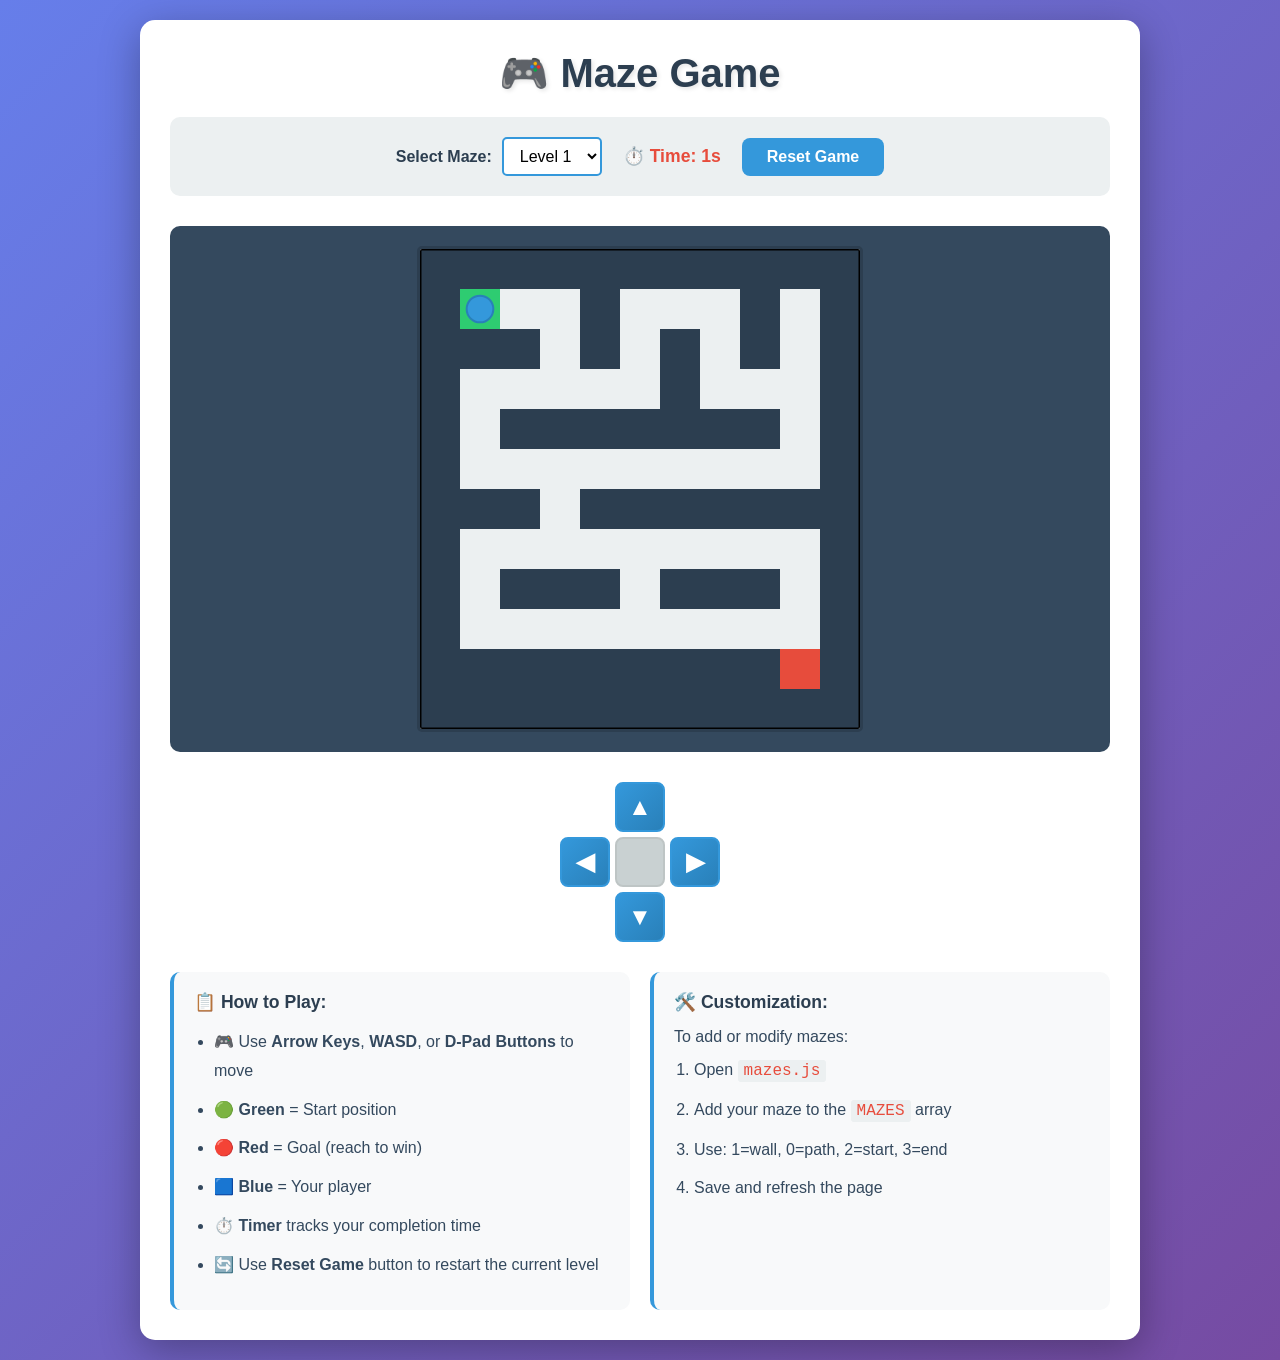
<file: index.html>
<!DOCTYPE html>
<html lang="en">
<head>
    <meta charset="UTF-8">
    <meta name="viewport" content="width=device-width, initial-scale=1.0">
    <title>Maze Game</title>
    <link rel="stylesheet" href="style.css">
</head>
<body>
    <div class="container">
        <div class="header">
            <h1>🎮 Maze Game</h1>
            <div class="info">
                <div class="controls-group">
                    <label for="mazeSelect">Select Maze:</label>
                    <select id="mazeSelect">
                        <!-- Options populated by JavaScript -->
                    </select>
                </div>
                <span id="timer">⏱️ Time: 0s</span>
                <button id="resetBtn" class="btn">Reset Game</button>
            </div>
        </div>
        
        <div class="game-wrapper">
            <canvas id="mazeCanvas"></canvas>
        </div>
        
        <!-- Virtual D-Pad for mobile devices -->
        <div class="dpad-container">
            <button class="dpad-btn dpad-up" id="dpadUp" title="Move Up">▲</button>
            <div class="dpad-middle">
                <button class="dpad-btn dpad-left" id="dpadLeft" title="Move Left">◀</button>
                <button class="dpad-btn dpad-center" disabled></button>
                <button class="dpad-btn dpad-right" id="dpadRight" title="Move Right">▶</button>
            </div>
            <button class="dpad-btn dpad-down" id="dpadDown" title="Move Down">▼</button>
        </div>
        
        <div id="endScreen" class="end-screen">
            <div id="endContent" class="end-content">
                <!-- Content inserted by JavaScript -->
            </div>
            <button id="nextLevelBtn" class="btn btn-large">Next Level</button>
        </div>
        
        <div id="message" class="message"></div>
        
        <div class="instructions">
            <div class="instruction-box">
                <h3>📋 How to Play:</h3>
                <ul>
                    <li>🎮 Use <strong>Arrow Keys</strong>, <strong>WASD</strong>, or <strong>D-Pad Buttons</strong> to move</li>
                    <li>🟢 <strong>Green</strong> = Start position</li>
                    <li>🔴 <strong>Red</strong> = Goal (reach to win)</li>
                    <li>🟦 <strong>Blue</strong> = Your player</li>
                    <li>⏱️ <strong>Timer</strong> tracks your completion time</li>
                    <li>🔄 Use <strong>Reset Game</strong> button to restart the current level</li>
                </ul>
            </div>
            
            <div class="instruction-box">
                <h3>🛠️ Customization:</h3>
                <p>To add or modify mazes:</p>
                <ol>
                    <li>Open <code>mazes.js</code></li>
                    <li>Add your maze to the <code>MAZES</code> array</li>
                    <li>Use: 1=wall, 0=path, 2=start, 3=end</li>
                    <li>Save and refresh the page</li>
                </ol>
            </div>
        </div>
    </div>

    <script src="mazes.js"></script>
    <script src="game.js"></script>
    <script>
        // Populate maze selector from MAZES array
        document.addEventListener('DOMContentLoaded', () => {
            const select = document.getElementById('mazeSelect');
            MAZES.forEach((maze, index) => {
                const option = document.createElement('option');
                option.value = index;
                option.textContent = `Level ${index + 1}`;
                if (index === 0) option.selected = true;
                select.appendChild(option);
            });
        });
    </script>
</body>
</html>
</file>
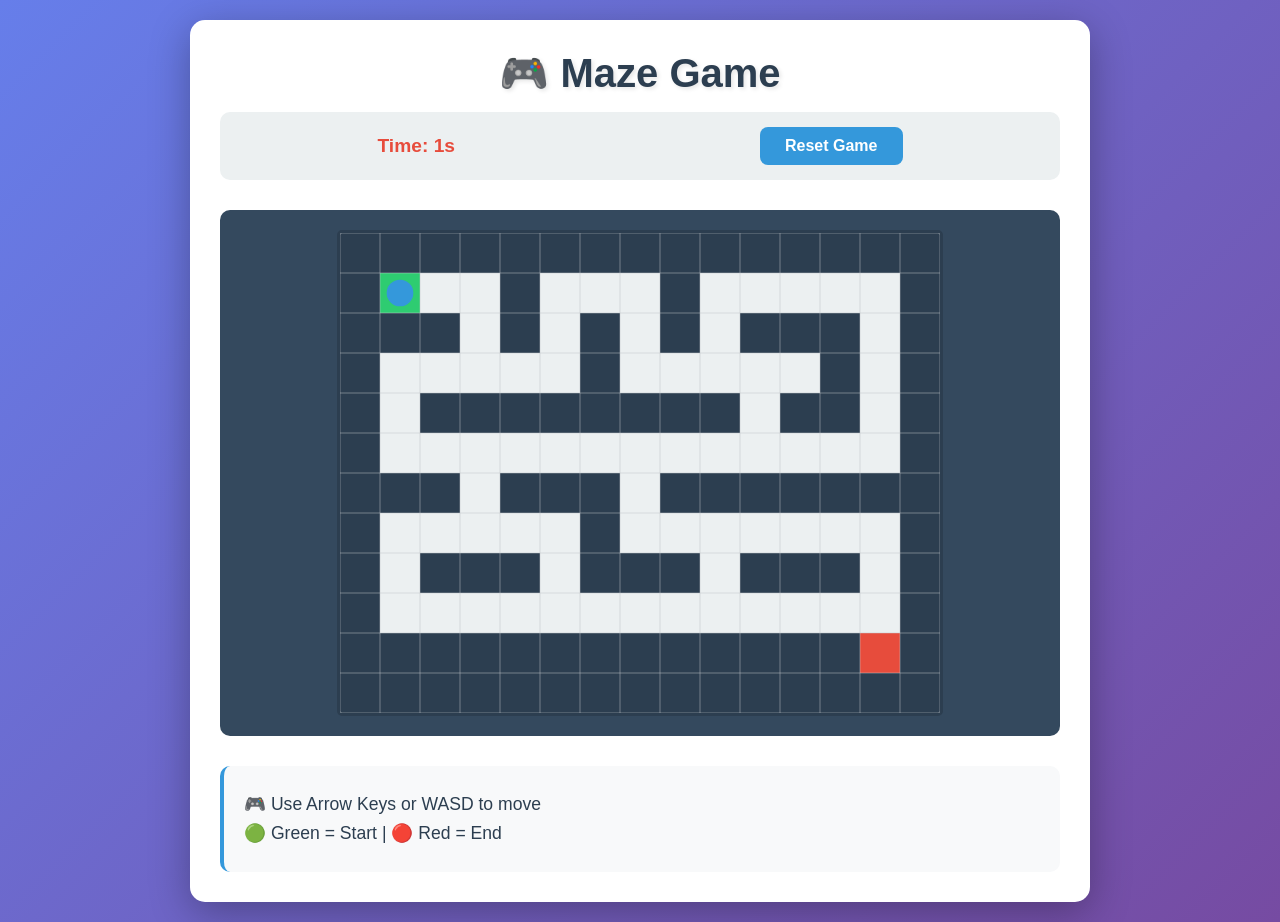
<file: v1/index.html>
<!DOCTYPE html>
<html lang="en">
<head>
    <meta charset="UTF-8">
    <meta name="viewport" content="width=device-width, initial-scale=1.0">
    <title>Maze Game</title>
    <link rel="stylesheet" href="style.css">
</head>
<body>
    <div class="container">
        <div class="header">
            <h1>🎮 Maze Game</h1>
            <div class="info">
                <span id="timer">Time: 0s</span>
                <button id="resetBtn" class="btn">Reset Game</button>
            </div>
        </div>
        
        <div class="game-wrapper">
            <canvas id="mazeCanvas"></canvas>
        </div>
        
        <div class="controls">
            <p>🎮 Use Arrow Keys or WASD to move</p>
            <p>🟢 Green = Start | 🔴 Red = End</p>
        </div>
    </div>

    <script src="config.js"></script>
    <script src="game.js"></script>
</body>
</html>
</file>
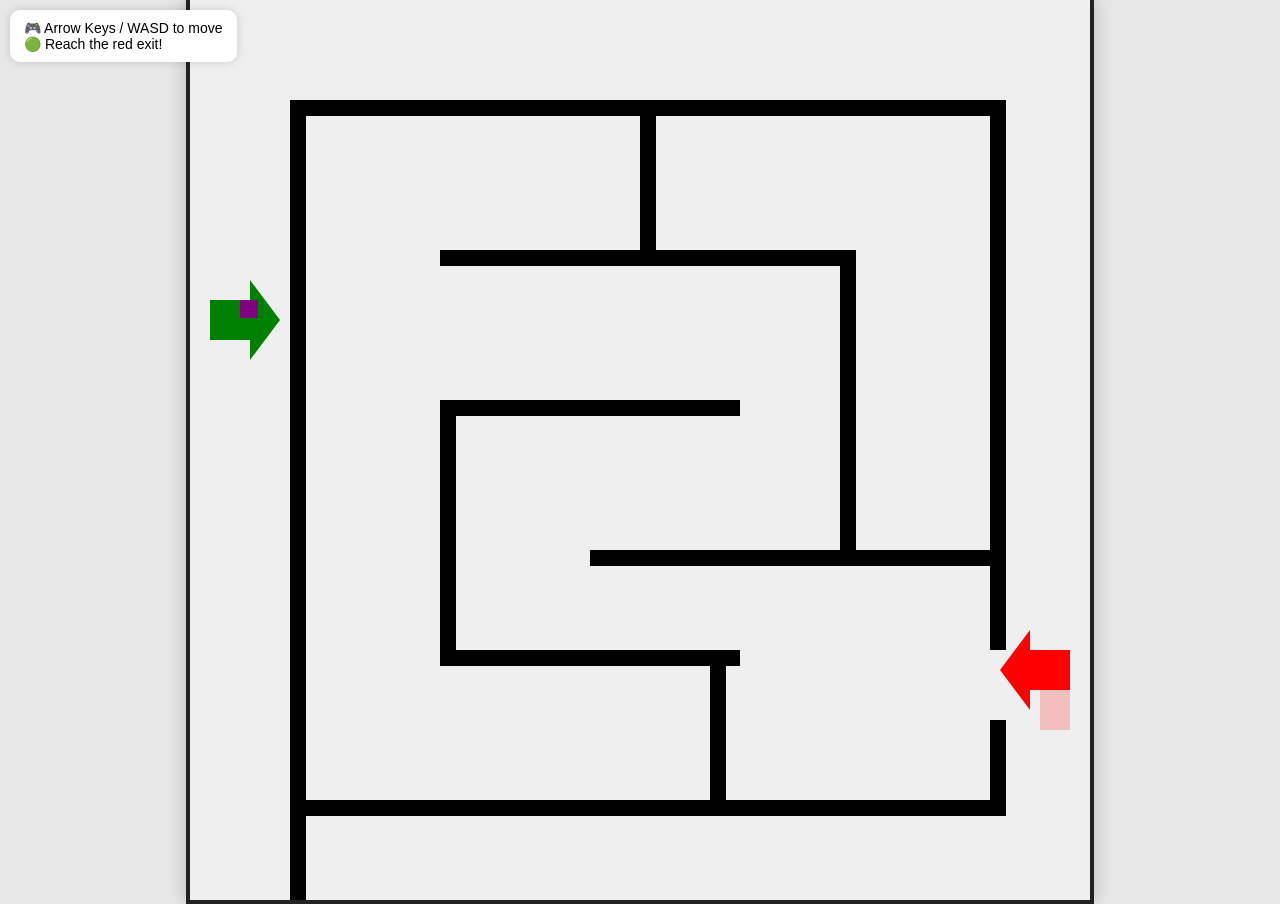
<file: Extra/Maze.html>
<!DOCTYPE html>
<html lang="en">
<head>
<meta charset="UTF-8" />
<meta name="viewport" content="width=device-width, initial-scale=1.0"/>
<title>Configurable Maze Game</title>

<style>
    body {
        margin: 0;
        background: #e8e8e8;
        display: flex;
        justify-content: center;
        align-items: center;
        height: 100vh;
        font-family: Arial, sans-serif;
        overflow: hidden;
    }

    canvas {
        background: #f5f5f5;
        border: 4px solid #222;
        box-shadow: 0 0 20px rgba(0,0,0,0.2);
    }

    .info {
        position: absolute;
        top: 10px;
        left: 10px;
        background: white;
        padding: 10px 14px;
        border-radius: 10px;
        box-shadow: 0 0 10px rgba(0,0,0,0.15);
        font-size: 14px;
    }
</style>
</head>
<body>

<div class="info">
    🎮 Arrow Keys / WASD to move<br>
    🟢 Reach the red exit!
</div>

<canvas id="game"></canvas>

<script>
// =====================================================
// EASY MAZE CONFIGURATION
// =====================================================

// Canvas size
const WIDTH = 900;
const HEIGHT = 900;

// Player settings
const PLAYER = {
    x: 50,
    y: 300,
    size: 18,
    speed: 4,
    color: "purple"
};

// Exit area
const EXIT = {
    x: 850,
    y: 650,
    width: 30,
    height: 80,
    color: "red"
};

// Wall thickness
const WALL_THICKNESS = 16;

// MAZE WALLS
// Format:
// [x, y, width, height]
//
// Super easy to edit 👀
// Just add/remove rectangles.
//
const walls = [

    // Outer border
    [100,100,700,WALL_THICKNESS],
    [100,100,WALL_THICKNESS,100],
	[100,200,WALL_THICKNESS,700],
    [100,800,700,WALL_THICKNESS],
    [800,100,WALL_THICKNESS,550],
    [800,720,WALL_THICKNESS,96],

    // Entrance gap already exists naturally

    // Inner walls
    [250,250,400,WALL_THICKNESS],
    [450,100,WALL_THICKNESS,150],

    [650,250,WALL_THICKNESS,300],

    [250,400,300,WALL_THICKNESS],
    [250,400,WALL_THICKNESS,250],

    [400,550,400,WALL_THICKNESS],

    [250,650,300,WALL_THICKNESS],
    [520,650,WALL_THICKNESS,166]
];

// =====================================================
// GAME SETUP
// =====================================================

const canvas = document.getElementById("game");
const ctx = canvas.getContext("2d");

canvas.width = WIDTH;
canvas.height = HEIGHT;

const keys = {};

// =====================================================
// INPUT
// =====================================================

window.addEventListener("keydown", e => {
    keys[e.key.toLowerCase()] = true;
});

window.addEventListener("keyup", e => {
    keys[e.key.toLowerCase()] = false;
});

// =====================================================
// COLLISION
// =====================================================

function rectsCollide(a, b) {
    return (
        a.x < b.x + b.width &&
        a.x + a.width > b.x &&
        a.y < b.y + b.height &&
        a.y + a.height > b.y
    );
}

function touchingWall(nextX, nextY) {

    const playerRect = {
        x: nextX,
        y: nextY,
        width: PLAYER.size,
        height: PLAYER.size
    };

    for (const wall of walls) {

        const wallRect = {
            x: wall[0],
            y: wall[1],
            width: wall[2],
            height: wall[3]
        };

        if (rectsCollide(playerRect, wallRect)) {
            return true;
        }
    }

    return false;
}

// =====================================================
// UPDATE
// =====================================================

function update() {

    let dx = 0;
    let dy = 0;

    if (keys["arrowup"] || keys["w"]) dy -= PLAYER.speed;
    if (keys["arrowdown"] || keys["s"]) dy += PLAYER.speed;
    if (keys["arrowleft"] || keys["a"]) dx -= PLAYER.speed;
    if (keys["arrowright"] || keys["d"]) dx += PLAYER.speed;

    // Horizontal movement
    if (!touchingWall(PLAYER.x + dx, PLAYER.y)) {
        PLAYER.x += dx;
    }

    // Vertical movement
    if (!touchingWall(PLAYER.x, PLAYER.y + dy)) {
        PLAYER.y += dy;
    }

    // Win detection
    const playerRect = {
        x: PLAYER.x,
        y: PLAYER.y,
        width: PLAYER.size,
        height: PLAYER.size
    };

    if (rectsCollide(playerRect, EXIT)) {
        setTimeout(() => {
            alert("🎉 YOU ESCAPED THE MAZE!");
            PLAYER.x = 50;
            PLAYER.y = 300;
        }, 50);
    }
}

// =====================================================
// DRAW
// =====================================================

function draw() {

    ctx.clearRect(0,0,WIDTH,HEIGHT);

    // Background
    ctx.fillStyle = "#efefef";
    ctx.fillRect(0,0,WIDTH,HEIGHT);

    // Draw walls
    ctx.fillStyle = "black";

    for (const wall of walls) {
        ctx.fillRect(
            wall[0],
            wall[1],
            wall[2],
            wall[3]
        );
    }

    // Entrance arrow
    ctx.fillStyle = "green";
    ctx.beginPath();
    ctx.moveTo(20,300);
    ctx.lineTo(60,300);
    ctx.lineTo(60,280);
    ctx.lineTo(90,320);
    ctx.lineTo(60,360);
    ctx.lineTo(60,340);
    ctx.lineTo(20,340);
    ctx.closePath();
    ctx.fill();

    // Exit arrow
    ctx.fillStyle = "red";
    ctx.beginPath();
    ctx.moveTo(880,650);
    ctx.lineTo(840,650);
    ctx.lineTo(840,630);
    ctx.lineTo(810,670);
    ctx.lineTo(840,710);
    ctx.lineTo(840,690);
    ctx.lineTo(880,690);
    ctx.closePath();
    ctx.fill();

    // Exit zone
    ctx.fillStyle = "rgba(255,0,0,0.2)";
    ctx.fillRect(EXIT.x, EXIT.y, EXIT.width, EXIT.height);

    // Player
    ctx.fillStyle = PLAYER.color;
    ctx.fillRect(
        PLAYER.x,
        PLAYER.y,
        PLAYER.size,
        PLAYER.size
    );
}

// =====================================================
// GAME LOOP
// =====================================================

function gameLoop() {
    update();
    draw();
    requestAnimationFrame(gameLoop);
}

gameLoop();

</script>
</body>
</html>
</file>
<file: style.css>
/* ============================================
   MAZE GAME - Styling
   ============================================ */

* {
    margin: 0;
    padding: 0;
    box-sizing: border-box;
}

body {
    font-family: 'Segoe UI', Tahoma, Geneva, Verdana, sans-serif;
    background: linear-gradient(135deg, #667eea 0%, #764ba2 100%);
    min-height: 100vh;
    display: flex;
    justify-content: center;
    align-items: center;
    padding: 20px;
}

.container {
    background: white;
    border-radius: 15px;
    box-shadow: 0 10px 40px rgba(0, 0, 0, 0.3);
    padding: 30px;
    max-width: 1000px;
    width: 100%;
}

.header {
    text-align: center;
    margin-bottom: 30px;
}

.header h1 {
    color: #2C3E50;
    font-size: 2.5em;
    margin-bottom: 20px;
    text-shadow: 2px 2px 4px rgba(0, 0, 0, 0.1);
}

.info {
    display: flex;
    justify-content: center;
    align-items: center;
    flex-wrap: wrap;
    gap: 20px;
    background: #ECF0F1;
    padding: 20px;
    border-radius: 10px;
}

.controls-group {
    display: flex;
    align-items: center;
    gap: 10px;
}

.controls-group label {
    font-weight: bold;
    color: #2C3E50;
}

.controls-group select {
    padding: 8px 12px;
    font-size: 1em;
    border: 2px solid #3498DB;
    border-radius: 5px;
    background: white;
    cursor: pointer;
    transition: all 0.3s ease;
}

.controls-group select:hover {
    background: #F8F9FA;
}

.controls-group select:focus {
    outline: none;
    border-color: #2980B9;
    box-shadow: 0 0 5px rgba(52, 152, 219, 0.3);
}

#timer {
    font-size: 1.1em;
    color: #E74C3C;
    font-weight: bold;
    min-width: 100px;
    text-align: center;
}

.btn {
    padding: 10px 25px;
    font-size: 1em;
    background: #3498DB;
    color: white;
    border: none;
    border-radius: 8px;
    cursor: pointer;
    transition: all 0.3s ease;
    font-weight: bold;
    white-space: nowrap;
}

.btn:hover {
    background: #2980B9;
    transform: translateY(-2px);
    box-shadow: 0 5px 15px rgba(52, 152, 219, 0.4);
}

.btn:active {
    transform: translateY(0);
}

.game-wrapper {
    display: flex;
    justify-content: center;
    margin: 30px 0;
    background: #34495E;
    padding: 20px;
    border-radius: 10px;
}

#mazeCanvas {
    border: 3px solid #2C3E50;
    background: #ECF0F1;
    border-radius: 5px;
    max-width: 100%;
    height: auto;
    display: block;
}

.message {
    display: none;
    position: fixed;
    top: 50%;
    left: 50%;
    transform: translate(-50%, -50%);
    background: #2ECC71;
    color: white;
    padding: 40px;
    border-radius: 15px;
    font-size: 2em;
    font-weight: bold;
    text-align: center;
    box-shadow: 0 10px 40px rgba(0, 0, 0, 0.4);
    z-index: 1000;
    animation: popIn 0.3s ease;
}

.end-screen {
    display: none;
    position: fixed;
    top: 0;
    left: 0;
    width: 100%;
    height: 100%;
    background: rgba(0, 0, 0, 0.7);
    z-index: 2000;
    flex-direction: column;
    align-items: center;
    justify-content: center;
    animation: fadeIn 0.3s ease;
}

.end-content {
    background: white;
    padding: 40px;
    border-radius: 15px;
    text-align: center;
    box-shadow: 0 10px 40px rgba(0, 0, 0, 0.4);
    max-width: 500px;
    animation: slideUp 0.4s ease;
}

.end-content h2 {
    color: #2C3E50;
    font-size: 2em;
    margin-bottom: 20px;
}

.end-content h3 {
    color: #2C3E50;
    font-size: 1.3em;
    margin: 20px 0 10px 0;
}

.end-content p {
    color: #34495E;
    font-size: 1.1em;
    margin: 10px 0;
}

.time-display {
    font-size: 1.3em !important;
    color: #E74C3C;
    font-weight: bold;
    margin: 20px 0 !important;
}

.times-table {
    width: 100%;
    border-collapse: collapse;
    margin: 15px 0;
    background: #F8F9FA;
    border-radius: 8px;
    overflow: hidden;
}

.times-table th,
.times-table td {
    padding: 12px;
    text-align: left;
    border-bottom: 1px solid #ECF0F1;
    color: #34495E;
    font-size: 1em;
}

.times-table th {
    background: #3498DB;
    color: white;
    font-weight: bold;
}

.times-table tr:last-child td {
    border-bottom: none;
}

.times-table .total-row {
    background: #E8F5E9;
    font-weight: bold;
}

.times-table .total-row td {
    color: #2E7D32;
}

.btn-large {
    margin-top: 30px;
    padding: 15px 40px;
    font-size: 1.1em;
}

@keyframes fadeIn {
    from {
        opacity: 0;
    }
    to {
        opacity: 1;
    }
}

@keyframes slideUp {
    from {
        transform: translateY(50px);
        opacity: 0;
    }
    to {
        transform: translateY(0);
        opacity: 1;
    }
}

.instructions {
    display: grid;
    grid-template-columns: 1fr 1fr;
    gap: 20px;
    margin-top: 30px;
}

.instruction-box {
    background: #F8F9FA;
    padding: 20px;
    border-radius: 10px;
    border-left: 4px solid #3498DB;
}

.instruction-box h3 {
    color: #2C3E50;
    margin-bottom: 15px;
    font-size: 1.1em;
}

.instruction-box ul,
.instruction-box ol {
    margin-left: 20px;
    line-height: 1.8;
    color: #34495E;
}

.instruction-box li {
    margin-bottom: 10px;
}

.instruction-box code {
    background: #ECF0F1;
    padding: 2px 6px;
    border-radius: 3px;
    font-family: 'Courier New', monospace;
    color: #E74C3C;
}

.instruction-box p {
    margin-bottom: 10px;
    color: #34495E;
}

/* ============================================
   VIRTUAL D-PAD STYLING
   ============================================ */

.dpad-container {
    display: flex;  /* Always visible */
    flex-direction: column;
    align-items: center;
    gap: 5px;
    margin-top: 20px;
    user-select: none;
}

.dpad-middle {
    display: flex;
    gap: 5px;
    justify-content: center;
    align-items: center;
}

.dpad-btn {
    width: 50px;
    height: 50px;
    font-size: 24px;
    border: 2px solid #3498DB;
    background: linear-gradient(135deg, #3498DB 0%, #2980B9 100%);
    color: white;
    border-radius: 8px;
    cursor: pointer;
    transition: all 0.1s ease;
    font-weight: bold;
    touch-action: manipulation;  /* Prevent double-tap zoom on buttons */
    display: flex;
    align-items: center;
    justify-content: center;
}

.dpad-btn:active {
    transform: scale(0.95);
    box-shadow: inset 0 2px 5px rgba(0, 0, 0, 0.3);
    background: #2980B9;
}

.dpad-btn:hover {
    background: linear-gradient(135deg, #2980B9 0%, #1f618d 100%);
    box-shadow: 0 4px 8px rgba(0, 0, 0, 0.2);
}

.dpad-btn:disabled {
    background: #95a5a6;
    border-color: #7f8c8d;
    cursor: not-allowed;
    opacity: 0.5;
}

.dpad-btn:disabled:hover {
    background: #95a5a6;
    box-shadow: none;
}

/* Responsive Design */
@media (max-width: 768px) {
    .container {
        padding: 20px;
    }

    .header h1 {
        font-size: 1.8em;
    }

    .info {
        flex-direction: column;
        gap: 15px;
    }

    .controls-group {
        width: 100%;
        justify-content: center;
    }

    .controls-group select {
        flex: 1;
        max-width: 300px;
    }

    .instructions {
        grid-template-columns: 1fr;
    }

    .btn {
        width: 100%;
    }

    #timer {
        width: 100%;
    }
}
</file>
<file: v1/style.css>
/* ============================================
   MAZE GAME - Styling
   ============================================ */

* {
    margin: 0;
    padding: 0;
    box-sizing: border-box;
}

body {
    font-family: 'Segoe UI', Tahoma, Geneva, Verdana, sans-serif;
    background: linear-gradient(135deg, #667eea 0%, #764ba2 100%);
    min-height: 100vh;
    display: flex;
    justify-content: center;
    align-items: center;
    padding: 20px;
}

.container {
    background: white;
    border-radius: 15px;
    box-shadow: 0 10px 40px rgba(0, 0, 0, 0.3);
    padding: 30px;
    max-width: 900px;
    width: 100%;
}

.header {
    text-align: center;
    margin-bottom: 30px;
}

.header h1 {
    color: #2C3E50;
    font-size: 2.5em;
    margin-bottom: 15px;
    text-shadow: 2px 2px 4px rgba(0, 0, 0, 0.1);
}

.info {
    display: flex;
    justify-content: space-around;
    align-items: center;
    flex-wrap: wrap;
    gap: 20px;
    background: #ECF0F1;
    padding: 15px;
    border-radius: 10px;
}

#timer {
    font-size: 1.2em;
    color: #E74C3C;
    font-weight: bold;
}

.btn {
    padding: 10px 25px;
    font-size: 1em;
    background: #3498DB;
    color: white;
    border: none;
    border-radius: 8px;
    cursor: pointer;
    transition: all 0.3s ease;
    font-weight: bold;
}

.btn:hover {
    background: #2980B9;
    transform: translateY(-2px);
    box-shadow: 0 5px 15px rgba(52, 152, 219, 0.4);
}

.btn:active {
    transform: translateY(0);
}

.game-wrapper {
    display: flex;
    justify-content: center;
    margin: 30px 0;
    background: #34495E;
    padding: 20px;
    border-radius: 10px;
}

#mazeCanvas {
    border: 3px solid #2C3E50;
    background: #ECF0F1;
    border-radius: 5px;
    max-width: 100%;
    height: auto;
    display: block;
}

.controls {
    background: #F8F9FA;
    padding: 20px;
    border-radius: 10px;
    border-left: 4px solid #3498DB;
}

.controls p {
    color: #2C3E50;
    font-size: 1.1em;
    margin: 8px 0;
    display: flex;
    align-items: center;
}

/* Responsive design */
@media (max-width: 768px) {
    .container {
        padding: 20px;
    }

    .header h1 {
        font-size: 1.8em;
    }

    .info {
        flex-direction: column;
    }

    #mazeCanvas {
        max-width: 100%;
    }

    .controls p {
        font-size: 0.95em;
    }
}

/* Scrollbar styling */
::-webkit-scrollbar {
    width: 8px;
}

::-webkit-scrollbar-track {
    background: #f1f1f1;
}

::-webkit-scrollbar-thumb {
    background: #888;
    border-radius: 4px;
}

::-webkit-scrollbar-thumb:hover {
    background: #555;
}
</file>
